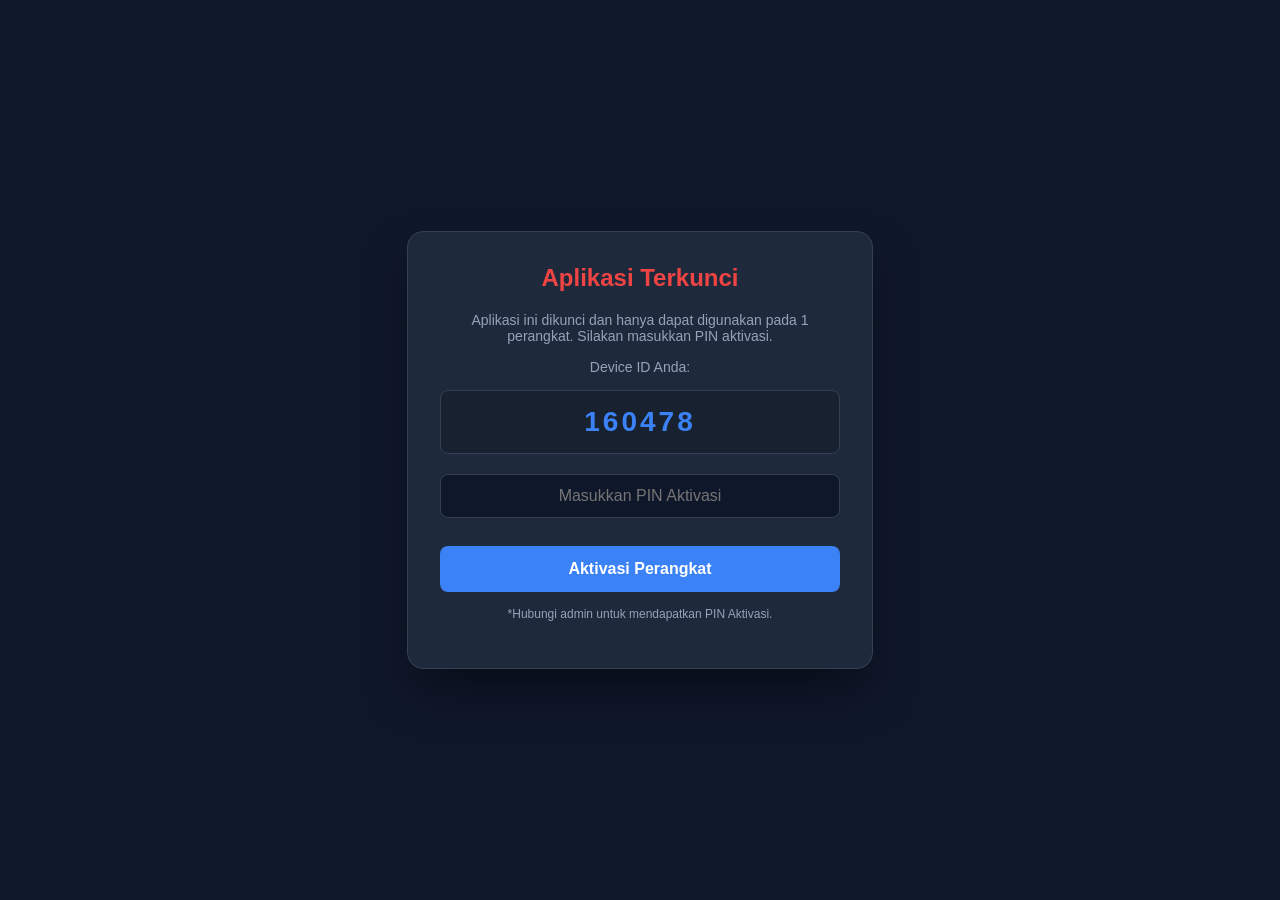
<file: Kalkulator_Sniper/index.html>
<!DOCTYPE html>
<html lang="id">

<head>
    <meta charset="UTF-8">
    <meta name="viewport" content="width=device-width, initial-scale=1.0">
    <title>Kalkulator XAUUSD Sniper</title>
    <!-- Kita menggunakan HTA meta tag agar jika diubah ekstensi ke .hta bisa berjalan sempurna di Windows -->
    <meta http-equiv="x-ua-compatible" content="ie=edge">
    <style>
        :root {
            --bg-color: #0f172a;
            --card-bg: #1e293b;
            --primary: #3b82f6;
            --primary-hover: #2563eb;
            --text-main: #f8fafc;
            --text-muted: #94a3b8;
            --border: #334155;
            --accent-green: #10b981;
            --accent-red: #ef4444;
        }

        body {
            font-family: 'Segoe UI', Roboto, Helvetica, Arial, sans-serif;
            background-color: var(--bg-color);
            color: var(--text-main);
            display: flex;
            justify-content: center;
            align-items: center;
            min-height: 100vh;
            margin: 0;
            padding: 20px;
            box-sizing: border-box;
        }

        /* Lock Screen Styles */
        #lockScreen {
            background-color: var(--card-bg);
            border-radius: 16px;
            padding: 32px;
            width: 100%;
            max-width: 400px;
            text-align: center;
            box-shadow: 0 25px 50px -12px rgba(0, 0, 0, 0.5);
            border: 1px solid var(--border);
            display: none; /* Controlled by JS */
        }

        #lockScreen h2 {
            margin-bottom: 20px;
            color: var(--accent-red);
        }

        #lockScreen p {
            margin-bottom: 15px;
            color: var(--text-muted);
            font-size: 14px;
        }

        #deviceIdDisplay {
            font-size: 28px;
            font-weight: bold;
            letter-spacing: 3px;
            color: var(--primary);
            margin-bottom: 20px;
            background: rgba(0,0,0,0.2);
            padding: 15px;
            border-radius: 8px;
            border: 1px solid var(--border);
        }

        /* Main Content wrapper */
        #mainContent {
            display: none; /* Controlled by JS */
            width: 100%;
            display: flex;
            justify-content: center;
        }

        .calculator-container {
            background-color: var(--card-bg);
            border-radius: 16px;
            padding: 32px;
            width: 100%;
            max-width: 480px;
            box-shadow: 0 25px 50px -12px rgba(0, 0, 0, 0.5);
            border: 1px solid var(--border);
        }

        h2 {
            margin-top: 0;
            margin-bottom: 8px;
            font-size: 24px;
            text-align: center;
            font-weight: 600;
        }

        p.subtitle {
            text-align: center;
            color: var(--text-muted);
            font-size: 14px;
            margin-bottom: 24px;
            margin-top: 0;
        }

        .input-group {
            margin-bottom: 20px;
        }

        label {
            display: block;
            margin-bottom: 8px;
            font-size: 14px;
            color: var(--text-muted);
            font-weight: 500;
        }

        input {
            width: 100%;
            padding: 12px 16px;
            border-radius: 8px;
            background-color: var(--bg-color);
            border: 1px solid var(--border);
            color: var(--text-main);
            font-size: 16px;
            box-sizing: border-box;
            transition: all 0.2s ease;
            text-align: center;
        }

        input:focus {
            outline: none;
            border-color: var(--primary);
            box-shadow: 0 0 0 2px rgba(59, 130, 246, 0.3);
        }

        button {
            width: 100%;
            padding: 14px;
            border-radius: 8px;
            background-color: var(--primary);
            color: white;
            border: none;
            font-size: 16px;
            font-weight: 600;
            cursor: pointer;
            transition: background-color 0.2s ease;
            margin-top: 8px;
        }

        button:hover {
            background-color: var(--primary-hover);
        }

        .results {
            margin-top: 24px;
            padding-top: 24px;
            border-top: 1px solid var(--border);
            display: none;
        }

        .results.show {
            display: block;
        }

        .result-section {
            margin-bottom: 20px;
        }

        .result-section h3 {
            font-size: 15px;
            margin-bottom: 12px;
            color: var(--text-main);
            border-bottom: 1px solid var(--border);
            padding-bottom: 8px;
        }

        .table-container {
            width: 100%;
            border-radius: 8px;
            overflow: hidden;
            border: 1px solid var(--border);
            background-color: var(--bg-color);
        }

        table {
            width: 100%;
            border-collapse: collapse;
            text-align: left;
        }

        th,
        td {
            padding: 12px 16px;
            border-bottom: 1px solid var(--border);
        }

        th {
            background-color: rgba(0, 0, 0, 0.2);
            font-size: 12px;
            font-weight: 600;
            color: var(--text-muted);
            text-transform: uppercase;
            letter-spacing: 0.5px;
        }

        tr:last-child td {
            border-bottom: none;
        }

        .td-level {
            font-size: 14px;
            font-weight: 500;
            color: var(--text-muted);
        }

        .td-value {
            font-family: Consolas, monospace;
            font-size: 16px;
            font-weight: 600;
            text-align: right;
        }

        .row-up {
            border-left: 3px solid var(--accent-green);
            transition: background-color 0.2s;
        }

        .row-up:hover {
            background-color: rgba(16, 185, 129, 0.05);
        }

        .row-down {
            border-left: 3px solid var(--accent-red);
            transition: background-color 0.2s;
        }

        .row-down:hover {
            background-color: rgba(239, 68, 68, 0.05);
        }
    </style>
</head>

<body>

    <!-- Lock Screen -->
    <div id="lockScreen">
        <h2>Aplikasi Terkunci</h2>
        <p>Aplikasi ini dikunci dan hanya dapat digunakan pada 1 perangkat. Silakan masukkan PIN aktivasi.</p>
        <p>Device ID Anda:</p>
        <div id="deviceIdDisplay">------</div>
        <div class="input-group">
            <input type="text" id="activationPin" placeholder="Masukkan PIN Aktivasi" maxlength="6">
        </div>
        <button onclick="activateDevice()">Aktivasi Perangkat</button>
        <p style="margin-top: 15px; font-size: 12px; color: var(--text-muted);">*Hubungi admin untuk mendapatkan PIN Aktivasi.</p>
    </div>

    <!-- Main Content (Hidden initially) -->
    <div id="mainContent">
        <div class="calculator-container">
            <h2 style="color: var(--text-main);">Kalkulator XAUUSD Sniper</h2>
            <p class="subtitle">Kalkulator Level Support & Resistance</p>
            <div id="statusWaktu" style="text-align: center; font-size: 14px; color: var(--accent-red); margin-top: 10px; margin-bottom: 20px; font-weight: bold;"></div>

            <div class="input-group">
                <label for="nilaiBawah" style="text-align: left;">Nilai Bawah (Low) - Untuk Target Naik</label>
                <input type="number" id="nilaiBawah" step="any" placeholder="Contoh: 2300.50" style="text-align: left;">
            </div>

            <div class="input-group">
                <label for="nilaiAtas" style="text-align: left;">Nilai Atas (High) - Untuk Target Turun</label>
                <input type="number" id="nilaiAtas" step="any" placeholder="Contoh: 2350.00" style="text-align: left;">
            </div>

            <button onclick="hitungGann()">Hitung Level</button>

            <div class="results" id="results">
                <!-- Hasil JavaScript akan dimasukkan ke sini -->
            </div>
            
            <div style="text-align: center; margin-top: 30px; font-size: 12px; color: var(--text-muted); padding-top: 15px; border-top: 1px solid var(--border);">
                &copy; Hak Cipta Pak Dhe Soegeng
            </div>
        </div>
    </div>

    <script>
        // === LOCK SYSTEM LOGIC ===
        document.addEventListener("DOMContentLoaded", function() {
            const lockScreen = document.getElementById('lockScreen');
            const mainContent = document.getElementById('mainContent');
            const deviceIdDisplay = document.getElementById('deviceIdDisplay');
            
            // Check if already activated
            let isActivated = localStorage.getItem('kalkulator_sniper_activated_v1');
            let expiryTime = localStorage.getItem('kalkulator_sniper_expiry_v1');
            
            if (isActivated === 'true') {
                if (expiryTime && Date.now() > parseInt(expiryTime)) {
                    // Kedaluwarsa
                    alert("Masa aktif aplikasi Anda telah habis. Silakan hubungi admin untuk aktivasi ulang.");
                    localStorage.removeItem('kalkulator_sniper_activated_v1');
                    localStorage.removeItem('kalkulator_sniper_expiry_v1');
                    localStorage.removeItem('kalkulator_sniper_deviceId_v1');
                    location.reload();
                    return;
                }
                
                // Device already activated and not expired, show main app
                lockScreen.style.display = 'none';
                mainContent.style.display = 'flex';
                tampilkanSisaWaktu();
            } else {
                // Not activated, handle Device ID
                let deviceId = localStorage.getItem('kalkulator_sniper_deviceId_v1');
                if (!deviceId) {
                    // Generate a random 6-digit Device ID
                    deviceId = Math.floor(100000 + Math.random() * 900000).toString();
                    localStorage.setItem('kalkulator_sniper_deviceId_v1', deviceId);
                }
                deviceIdDisplay.textContent = deviceId;
                lockScreen.style.display = 'block';
                mainContent.style.display = 'none';
            }
        });

        function activateDevice() {
            const pinInput = document.getElementById('activationPin').value.trim();
            const deviceId = localStorage.getItem('kalkulator_sniper_deviceId_v1');
            
            if (!pinInput) {
                alert('Silakan masukkan PIN Aktivasi!');
                return;
            }

            // Mencari kecocokan PIN dengan durasi (1 hari hingga 3650 hari / 10 tahun)
            let foundDuration = 0;
            for (let i = 1; i <= 3650; i++) {
                let calculatedNum = parseInt(deviceId) * 3 + 777 + (i * 123);
                let expectedPin = calculatedNum.toString().slice(-6);
                
                if (pinInput === expectedPin) {
                    foundDuration = i;
                    break;
                }
            }
            
            // Master key '888888' memberikan akses permanen (9999 hari)
            if (pinInput === '888888') {
                foundDuration = 9999;
            }
            
            if (foundDuration > 0) {
                const expiryTime = Date.now() + (foundDuration * 24 * 60 * 60 * 1000);
                
                localStorage.setItem('kalkulator_sniper_activated_v1', 'true');
                localStorage.setItem('kalkulator_sniper_expiry_v1', expiryTime);
                
                let durasiText = foundDuration === 9999 ? "Permanen" : `${foundDuration} hari`;
                alert(`Aktivasi Berhasil! Perangkat ini memiliki akses selama ${durasiText}.`);
                
                document.getElementById('lockScreen').style.display = 'none';
                document.getElementById('mainContent').style.display = 'flex';
                tampilkanSisaWaktu();
            } else {
                alert('PIN Aktivasi SALAH! Silakan periksa kembali atau hubungi admin.');
            }
        }

        function tampilkanSisaWaktu() {
            let expiryTime = localStorage.getItem('kalkulator_sniper_expiry_v1');
            if (expiryTime) {
                let sisaMs = parseInt(expiryTime) - Date.now();
                let sisaHari = Math.ceil(sisaMs / (1000 * 60 * 60 * 24));
                document.getElementById('statusWaktu').innerText = `⏳ Masa Aktif Tersisa: ${sisaHari} Hari`;
            }
        }

        // === ORIGINAL CALCULATOR LOGIC ===
        function hitungGann() {
            const inputBawah = document.getElementById('nilaiBawah').value;
            const inputAtas = document.getElementById('nilaiAtas').value;
            const resultsDiv = document.getElementById('results');

            resultsDiv.innerHTML = '';
            let hasResults = false;

            const levelNames = [
                "1 (Minor)", 
                "2 (Kuartal)", 
                "3 (Menengah)", 
                "4 (Mayor / Half-Cycle)", 
                "5 (Lanjutan)", 
                "6 (Signifikan)", 
                "7 (Ekstrem)", 
                "8 (Puncak / Full-Cycle)"
            ];

            // Hitung untuk Nilai Bawah (Harga Naik)
            if (inputBawah && !isNaN(inputBawah)) {
                const nBawah = parseFloat(inputBawah);
                if (nBawah >= 0) {
                    let tableHTML = `
                        <div class="result-section">
                            <h3>📈 Target Sell (Naik)</h3>
                            <div class="table-container">
                                <table>
                                    <thead>
                                        <tr>
                                            <th>Level Target</th>
                                            <th style="text-align: right;">Harga</th>
                                        </tr>
                                    </thead>
                                    <tbody>
                    `;
                    for(let i=1; i<=8; i++) {
                        let val = Math.pow(Math.sqrt(nBawah) + (i*0.125), 2);
                        tableHTML += `
                                        <tr class="row-up">
                                            <td class="td-level">Target Sell ${levelNames[i-1]}</td>
                                            <td class="td-value" style="color:var(--accent-green);">${val.toFixed(5)}</td>
                                        </tr>`;
                    }
                    tableHTML += `
                                    </tbody>
                                </table>
                            </div>
                        </div>
                    `;
                    resultsDiv.innerHTML += tableHTML;
                    hasResults = true;
                }
            }

            // Hitung untuk Nilai Atas (Harga Turun)
            if (inputAtas && !isNaN(inputAtas)) {
                const nAtas = parseFloat(inputAtas);
                if (nAtas >= 0) {
                    let tableHTML = `
                        <div class="result-section">
                            <h3 style="margin-top:15px">📉 Target Buy (Turun)</h3>
                            <div class="table-container">
                                <table>
                                    <thead>
                                        <tr>
                                            <th>Level Target</th>
                                            <th style="text-align: right;">Harga</th>
                                        </tr>
                                    </thead>
                                    <tbody>
                    `;
                    for(let i=1; i<=8; i++) {
                        let val = Math.pow(Math.sqrt(nAtas) - (i*0.125), 2);
                        tableHTML += `
                                        <tr class="row-down">
                                            <td class="td-level">Target Buy ${levelNames[i-1]}</td>
                                            <td class="td-value" style="color:var(--accent-red);">${val.toFixed(5)}</td>
                                        </tr>`;
                    }
                    tableHTML += `
                                    </tbody>
                                </table>
                            </div>
                        </div>
                    `;
                    resultsDiv.innerHTML += tableHTML;
                    hasResults = true;
                }
            }

            if (hasResults) {
                resultsDiv.classList.add('show');
            } else {
                resultsDiv.classList.remove('show');
                alert('Silakan masukkan minimal satu nilai angka yang valid!');
            }
        }
    </script>
</body>

</html>
</file>
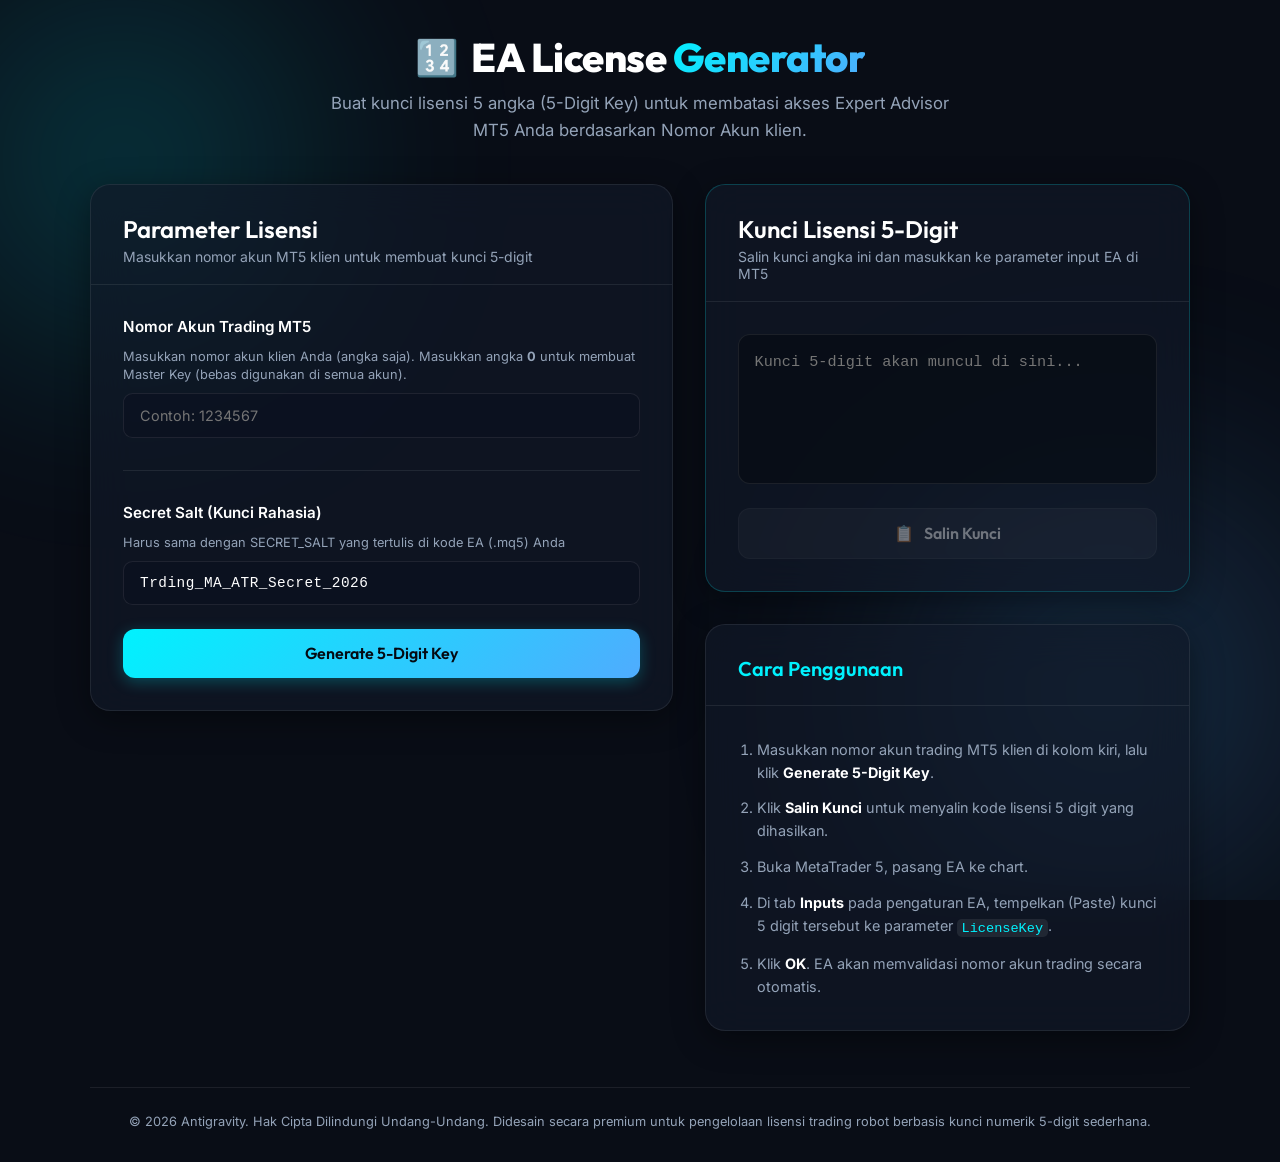
<file: LicenseGenerator/index.html>
<!DOCTYPE html>
<html lang="id">
<head>
    <meta charset="UTF-8">
    <meta name="viewport" content="width=device-width, initial-scale=1.0">
    <title>MT5 EA License Key Generator (5-Digit)</title>
    <link rel="preconnect" href="https://fonts.googleapis.com">
    <link rel="preconnect" href="https://fonts.gstatic.com" crossorigin>
    <link href="https://fonts.googleapis.com/css2?family=Inter:wght@300;400;500;600;700&family=Outfit:wght@400;500;600;700;800&display=swap" rel="stylesheet">
    <link rel="stylesheet" href="style.css">
</head>
<body>
    <!-- Background Decorative Glows -->
    <div class="glow-bg">
        <div class="glow-circle glow-circle-1"></div>
        <div class="glow-circle glow-circle-2"></div>
    </div>

    <div class="container">
        <!-- Header -->
        <header>
            <div class="logo">
                <span class="logo-icon">🔢</span>
                <h1>EA License <span>Generator</span></h1>
            </div>
            <p class="subtitle">Buat kunci lisensi 5 angka (5-Digit Key) untuk membatasi akses Expert Advisor MT5 Anda berdasarkan Nomor Akun klien.</p>
        </header>

        <div class="grid">
            <!-- Form Card -->
            <div class="card glass">
                <div class="card-header">
                    <h2>Parameter Lisensi</h2>
                    <p>Masukkan nomor akun MT5 klien untuk membuat kunci 5-digit</p>
                </div>
                
                <div class="card-body">
                    <!-- Account Lock -->
                    <div class="form-group">
                        <label for="account-input" class="label-title">Nomor Akun Trading MT5</label>
                        <span class="label-desc">Masukkan nomor akun klien Anda (angka saja). Masukkan angka <strong>0</strong> untuk membuat Master Key (bebas digunakan di semua akun).</span>
                        <input type="text" id="account-input" class="form-control" placeholder="Contoh: 1234567" required>
                    </div>

                    <div class="divider"></div>

                    <!-- Secret Salt -->
                    <div class="form-group">
                        <label for="salt-input" class="label-title">Secret Salt (Kunci Rahasia)</label>
                        <span class="label-desc">Harus sama dengan SECRET_SALT yang tertulis di kode EA (.mq5) Anda</span>
                        <input type="text" id="salt-input" class="form-control font-mono" value="Trding_MA_ATR_Secret_2026">
                    </div>

                    <!-- Action Button -->
                    <button id="generate-btn" class="btn btn-primary">
                        <span>Generate 5-Digit Key</span>
                        <span class="spinner hidden"></span>
                    </button>
                </div>
            </div>

            <!-- Output and Instructions -->
            <div class="right-column">
                <!-- Output Card -->
                <div class="card glass result-card">
                    <div class="card-header">
                        <h2>Kunci Lisensi 5-Digit</h2>
                        <p>Salin kunci angka ini dan masukkan ke parameter input EA di MT5</p>
                    </div>
                    <div class="card-body">
                        <div class="result-box result-box-short">
                            <textarea id="license-output" readonly placeholder="Kunci 5-digit akan muncul di sini..."></textarea>
                        </div>
                        <button id="copy-btn" class="btn btn-secondary" disabled>
                            <span class="btn-icon">📋</span> <span id="copy-text">Salin Kunci</span>
                        </button>
                    </div>
                </div>

                <!-- How to Use Card -->
                <div class="card glass info-card">
                    <div class="card-header">
                        <h3>Cara Penggunaan</h3>
                    </div>
                    <div class="card-body">
                        <ol class="steps-list">
                            <li>Masukkan nomor akun trading MT5 klien di kolom kiri, lalu klik <strong>Generate 5-Digit Key</strong>.</li>
                            <li>Klik <strong>Salin Kunci</strong> untuk menyalin kode lisensi 5 digit yang dihasilkan.</li>
                            <li>Buka MetaTrader 5, pasang EA ke chart.</li>
                            <li>Di tab <strong>Inputs</strong> pada pengaturan EA, tempelkan (Paste) kunci 5 digit tersebut ke parameter <code>LicenseKey</code>.</li>
                            <li>Klik <strong>OK</strong>. EA akan memvalidasi nomor akun trading secara otomatis.</li>
                        </ol>
                    </div>
                </div>
            </div>
        </div>
        
        <footer>
            <p>&copy; 2026 Antigravity. Hak Cipta Dilindungi Undang-Undang. Didesain secara premium untuk pengelolaan lisensi trading robot berbasis kunci numerik 5-digit sederhana.</p>
        </footer>
    </div>

    <script src="script.js"></script>
</body>
</html>
</file>
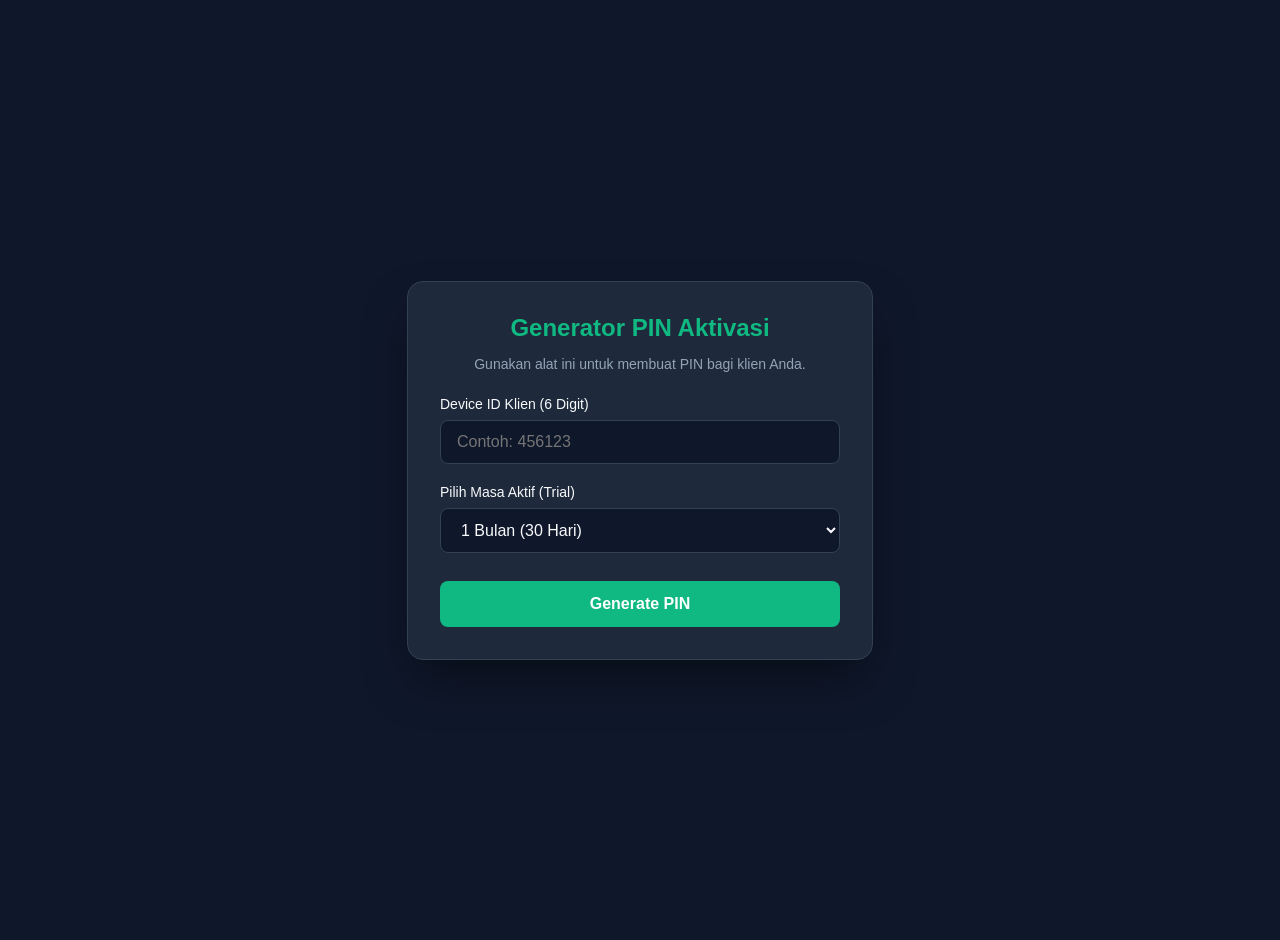
<file: PinGeneratorSniper/index.html>
<!DOCTYPE html>
<html lang="id">
<head>
    <meta charset="UTF-8">
    <meta name="viewport" content="width=device-width, initial-scale=1.0">
    <title>Generator PIN Admin</title>
    <style>
        :root {
            --bg-color: #0f172a;
            --card-bg: #1e293b;
            --primary: #10b981; /* Green for admin */
            --primary-hover: #059669;
            --text-main: #f8fafc;
            --text-muted: #94a3b8;
            --border: #334155;
            --accent-red: #ef4444;
        }

        body {
            font-family: 'Segoe UI', Roboto, Helvetica, Arial, sans-serif;
            background-color: var(--bg-color);
            color: var(--text-main);
            display: flex;
            justify-content: center;
            align-items: center;
            min-height: 100vh;
            margin: 0;
            padding: 20px;
        }

        .container {
            background-color: var(--card-bg);
            border-radius: 16px;
            padding: 32px;
            width: 100%;
            max-width: 400px;
            box-shadow: 0 25px 50px -12px rgba(0, 0, 0, 0.5);
            border: 1px solid var(--border);
            text-align: center;
        }

        h2 {
            margin-top: 0;
            margin-bottom: 8px;
            color: var(--primary);
        }
        
        p {
            color: var(--text-muted);
            font-size: 14px;
            margin-bottom: 24px;
        }

        .input-group {
            margin-bottom: 20px;
            text-align: left;
        }

        label {
            display: block;
            margin-bottom: 8px;
            font-size: 14px;
            font-weight: 500;
        }

        input, select {
            width: 100%;
            padding: 12px 16px;
            border-radius: 8px;
            background-color: var(--bg-color);
            border: 1px solid var(--border);
            color: var(--text-main);
            font-size: 16px;
            box-sizing: border-box;
        }
        
        select option {
            background-color: var(--bg-color);
            color: var(--text-main);
        }

        button {
            width: 100%;
            padding: 14px;
            border-radius: 8px;
            background-color: var(--primary);
            color: white;
            border: none;
            font-size: 16px;
            font-weight: 600;
            cursor: pointer;
            transition: background-color 0.2s ease;
            margin-top: 8px;
        }

        button:hover {
            background-color: var(--primary-hover);
        }

        #resultArea {
            margin-top: 24px;
            padding: 20px;
            background-color: rgba(0,0,0,0.3);
            border-radius: 8px;
            border: 1px dashed var(--primary);
            display: none;
        }

        #generatedPin {
            font-size: 32px;
            font-weight: bold;
            letter-spacing: 4px;
            color: var(--primary);
            margin: 10px 0;
        }
    </style>
</head>
<body>

    <div class="container">
        <h2>Generator PIN Aktivasi</h2>
        <p>Gunakan alat ini untuk membuat PIN bagi klien Anda.</p>

        <div class="input-group">
            <label for="deviceId">Device ID Klien (6 Digit)</label>
            <input type="text" id="deviceId" placeholder="Contoh: 456123" maxlength="6">
        </div>

        <div class="input-group">
            <label for="duration">Pilih Masa Aktif (Trial)</label>
            <select id="duration">
                <option value="1">1 Hari</option>
                <option value="3">3 Hari</option>
                <option value="7">7 Hari</option>
                <option value="14">14 Hari</option>
                <option value="30" selected>1 Bulan (30 Hari)</option>
                <option value="90">3 Bulan (90 Hari)</option>
                <option value="180">6 Bulan (180 Hari)</option>
                <option value="365">1 Tahun (365 Hari)</option>
                <option value="9999">Permanen (Gunakan Master PIN: 888888)</option>
            </select>
        </div>

        <button onclick="generatePin()">Generate PIN</button>

        <div id="resultArea">
            <div style="font-size: 14px; color: var(--text-muted);">PIN Aktivasi:</div>
            <div id="generatedPin">------</div>
            <div style="font-size: 12px; margin-top: 10px; color: var(--accent-red);">Berikan PIN ini kepada klien Anda.</div>
        </div>
    </div>

    <script>
        function generatePin() {
            const deviceId = document.getElementById('deviceId').value.trim();
            const duration = parseInt(document.getElementById('duration').value);

            if (!deviceId || isNaN(deviceId) || deviceId.length !== 6) {
                alert("Harap masukkan Device ID yang valid (6 digit angka).");
                return;
            }
            
            if (duration === 9999) {
                document.getElementById('generatedPin').innerText = "888888";
                document.getElementById('resultArea').style.display = 'block';
                return;
            }

            // Rumus sama dengan di Kalkulator: 
            // calculatedNum = (DeviceID * 3) + 777 + (Durasi_Hari * 123)
            let calculatedNum = parseInt(deviceId) * 3 + 777 + (duration * 123);
            let expectedPin = calculatedNum.toString().slice(-6);

            document.getElementById('generatedPin').innerText = expectedPin;
            document.getElementById('resultArea').style.display = 'block';
        }
    </script>
</body>
</html>
</file>
<file: LicenseGenerator/style.css>
/* Reset & Base Styles */
* {
    margin: 0;
    padding: 0;
    box-sizing: border-box;
}

:root {
    --bg-primary: #090d16;
    --bg-surface: rgba(17, 25, 40, 0.65);
    --border-color: rgba(255, 255, 255, 0.08);
    --text-primary: #ffffff;
    --text-secondary: #94a3b8;
    --accent-teal: #00f2fe;
    --accent-blue: #4facfe;
    --accent-glow: rgba(0, 242, 254, 0.15);
    --font-heading: 'Outfit', sans-serif;
    --font-body: 'Inter', sans-serif;
    --transition-fast: 0.2s ease;
    --transition-normal: 0.3s cubic-bezier(0.4, 0, 0.2, 1);
}

body {
    background-color: var(--bg-primary);
    color: var(--text-primary);
    font-family: var(--font-body);
    min-height: 100vh;
    display: flex;
    justify-content: center;
    align-items: center;
    overflow-x: hidden;
    position: relative;
    padding: 2rem 1rem;
}

/* Background Glowing Circles */
.glow-bg {
    position: fixed;
    top: 0;
    left: 0;
    width: 100%;
    height: 100%;
    z-index: -1;
    overflow: hidden;
    pointer-events: none;
}

.glow-circle {
    position: absolute;
    border-radius: 50%;
    filter: blur(120px);
    opacity: 0.3;
}

.glow-circle-1 {
    top: -10%;
    left: -10%;
    width: 500px;
    height: 500px;
    background: radial-gradient(circle, var(--accent-teal) 0%, rgba(79, 172, 254, 0) 70%);
    animation: float1 20s infinite alternate;
}

.glow-circle-2 {
    bottom: -10%;
    right: -10%;
    width: 600px;
    height: 600px;
    background: radial-gradient(circle, var(--accent-blue) 0%, rgba(0, 242, 254, 0) 70%);
    animation: float2 25s infinite alternate;
}

@keyframes float1 {
    0% { transform: translate(0, 0) scale(1); }
    100% { transform: translate(50px, 80px) scale(1.1); }
}

@keyframes float2 {
    0% { transform: translate(0, 0) scale(1); }
    100% { transform: translate(-80px, -50px) scale(1.05); }
}

/* Container & Layout */
.container {
    width: 100%;
    max-width: 1100px;
    margin: 0 auto;
    display: flex;
    flex-direction: column;
    gap: 2.5rem;
}

header {
    text-align: center;
}

.logo {
    display: flex;
    align-items: center;
    justify-content: center;
    gap: 0.8rem;
    margin-bottom: 0.5rem;
}

.logo-icon {
    font-size: 2.2rem;
    animation: pulseKey 3s infinite ease-in-out;
}

@keyframes pulseKey {
    0%, 100% { transform: scale(1) rotate(0deg); }
    50% { transform: scale(1.1) rotate(15deg); }
}

header h1 {
    font-family: var(--font-heading);
    font-size: 2.5rem;
    font-weight: 800;
    letter-spacing: -0.5px;
}

header h1 span {
    background: linear-gradient(135deg, var(--accent-teal), var(--accent-blue));
    -webkit-background-clip: text;
    -webkit-text-fill-color: transparent;
}

.subtitle {
    color: var(--text-secondary);
    font-size: 1.05rem;
    max-width: 650px;
    margin: 0 auto;
    line-height: 1.6;
}

.grid {
    display: grid;
    grid-template-columns: 1.2fr 1fr;
    gap: 2rem;
    align-items: start;
}

.right-column {
    display: flex;
    flex-direction: column;
    gap: 2rem;
}

/* Card Styling (Glassmorphism) */
.card {
    border-radius: 1.25rem;
    border: 1px solid var(--border-color);
    overflow: hidden;
    transition: transform var(--transition-normal), box-shadow var(--transition-normal);
}

.card.glass {
    background: var(--bg-surface);
    backdrop-filter: blur(20px);
    -webkit-backdrop-filter: blur(20px);
    box-shadow: 0 8px 32px 0 rgba(0, 0, 0, 0.4);
}

.card:hover {
    transform: translateY(-2px);
    box-shadow: 0 12px 40px 0 rgba(0, 0, 0, 0.5), 0 0 15px 0 var(--accent-glow);
}

.card-header {
    padding: 1.8rem 2rem 1.2rem;
    border-bottom: 1px solid var(--border-color);
}

.card-header h2 {
    font-family: var(--font-heading);
    font-size: 1.5rem;
    font-weight: 600;
    margin-bottom: 0.25rem;
}

.card-header h3 {
    font-family: var(--font-heading);
    font-size: 1.25rem;
    font-weight: 600;
    color: var(--accent-teal);
}

.card-header p {
    color: var(--text-secondary);
    font-size: 0.875rem;
}

.card-body {
    padding: 2rem;
    display: flex;
    flex-direction: column;
    gap: 1.5rem;
}

/* Form Elements */
.form-group {
    display: flex;
    flex-direction: column;
    gap: 0.6rem;
}

.toggle-container {
    display: flex;
    justify-content: space-between;
    align-items: flex-start;
    gap: 1.5rem;
    margin-bottom: 0.2rem;
}

.toggle-label {
    display: flex;
    flex-direction: column;
    cursor: pointer;
}

.label-title {
    font-weight: 600;
    font-size: 0.95rem;
    color: var(--text-primary);
}

.label-desc {
    font-size: 0.8rem;
    color: var(--text-secondary);
    line-height: 1.4;
    margin-top: 0.15rem;
}

.form-control {
    background: rgba(10, 15, 30, 0.5);
    border: 1px solid var(--border-color);
    border-radius: 0.6rem;
    padding: 0.8rem 1rem;
    color: var(--text-primary);
    font-family: var(--font-body);
    font-size: 0.9rem;
    transition: border-color var(--transition-fast), box-shadow var(--transition-fast);
}

.form-control:focus {
    outline: none;
    border-color: var(--accent-teal);
    box-shadow: 0 0 8px 0 var(--accent-glow);
}

.form-control:disabled {
    opacity: 0.3;
    cursor: not-allowed;
}

.font-mono {
    font-family: 'Courier New', Courier, monospace;
    letter-spacing: 0.5px;
}

/* Divider */
.divider {
    height: 1px;
    background: var(--border-color);
    margin: 0.5rem 0;
}

/* Switches (Toggles) */
.switch {
    position: relative;
    display: inline-block;
    width: 44px;
    height: 24px;
    flex-shrink: 0;
}

.switch input {
    opacity: 0;
    width: 0;
    height: 0;
}

.slider {
    position: absolute;
    cursor: pointer;
    top: 0;
    left: 0;
    right: 0;
    bottom: 0;
    background-color: rgba(255, 255, 255, 0.1);
    transition: .4s;
    border-radius: 24px;
    border: 1px solid var(--border-color);
}

.slider:before {
    position: absolute;
    content: "";
    height: 16px;
    width: 16px;
    left: 3px;
    bottom: 3px;
    background-color: white;
    transition: .4s;
    border-radius: 50%;
}

input:checked + .slider {
    background: linear-gradient(135deg, var(--accent-teal), var(--accent-blue));
}

input:checked + .slider:before {
    transform: translateX(20px);
}

/* Buttons */
.btn {
    display: flex;
    justify-content: center;
    align-items: center;
    gap: 0.6rem;
    font-family: var(--font-heading);
    font-weight: 600;
    font-size: 1rem;
    padding: 0.9rem 1.8rem;
    border-radius: 0.75rem;
    cursor: pointer;
    transition: transform var(--transition-fast), opacity var(--transition-fast), box-shadow var(--transition-fast);
    border: none;
}

.btn-primary {
    background: linear-gradient(135deg, var(--accent-teal), var(--accent-blue));
    color: #050a12;
    box-shadow: 0 4px 15px rgba(0, 242, 254, 0.25);
}

.btn-primary:hover {
    transform: scale(1.02);
    box-shadow: 0 6px 20px rgba(0, 242, 254, 0.4);
}

.btn-primary:active {
    transform: scale(0.98);
}

.btn-secondary {
    background: rgba(255, 255, 255, 0.08);
    color: var(--text-primary);
    border: 1px solid var(--border-color);
}

.btn-secondary:hover:not(:disabled) {
    background: rgba(255, 255, 255, 0.15);
    transform: scale(1.02);
}

.btn:disabled {
    opacity: 0.4;
    cursor: not-allowed;
}

/* Spinner */
.spinner {
    width: 18px;
    height: 18px;
    border: 2px solid rgba(5, 10, 18, 0.3);
    border-top: 2px solid #050a12;
    border-radius: 50%;
    animation: spin 0.8s linear infinite;
}

.hidden {
    display: none !important;
}

@keyframes spin {
    0% { transform: rotate(0deg); }
    100% { transform: rotate(360deg); }
}

/* Result Card & Box */
.result-card {
    border-color: rgba(0, 242, 254, 0.2);
}

.result-box {
    background: rgba(5, 10, 18, 0.6);
    border: 1px solid var(--border-color);
    border-radius: 0.75rem;
    padding: 1rem;
    height: 150px;
}

.result-box textarea {
    width: 100%;
    height: 100%;
    background: transparent;
    border: none;
    outline: none;
    resize: none;
    color: var(--accent-teal);
    font-family: 'Courier New', Courier, monospace;
    font-size: 0.95rem;
    line-height: 1.5;
    word-break: break-all;
}

/* How to Use Info */
.info-card {
    font-size: 0.9rem;
    line-height: 1.6;
}

.steps-list {
    padding-left: 1.2rem;
    color: var(--text-secondary);
    display: flex;
    flex-direction: column;
    gap: 0.8rem;
}

.steps-list li strong {
    color: var(--text-primary);
}

.steps-list li code {
    background: rgba(255, 255, 255, 0.08);
    padding: 0.1rem 0.3rem;
    border-radius: 0.3rem;
    font-family: monospace;
    font-size: 0.85rem;
    color: var(--accent-teal);
}

/* Footer */
footer {
    text-align: center;
    color: var(--text-secondary);
    font-size: 0.8rem;
    margin-top: 1rem;
    border-top: 1px solid var(--border-color);
    padding-top: 1.5rem;
    line-height: 1.5;
}

/* Responsive Grid */
@media (max-width: 900px) {
    .grid {
        grid-template-columns: 1fr;
    }
    
    body {
        padding: 1rem;
    }
}
</file>
